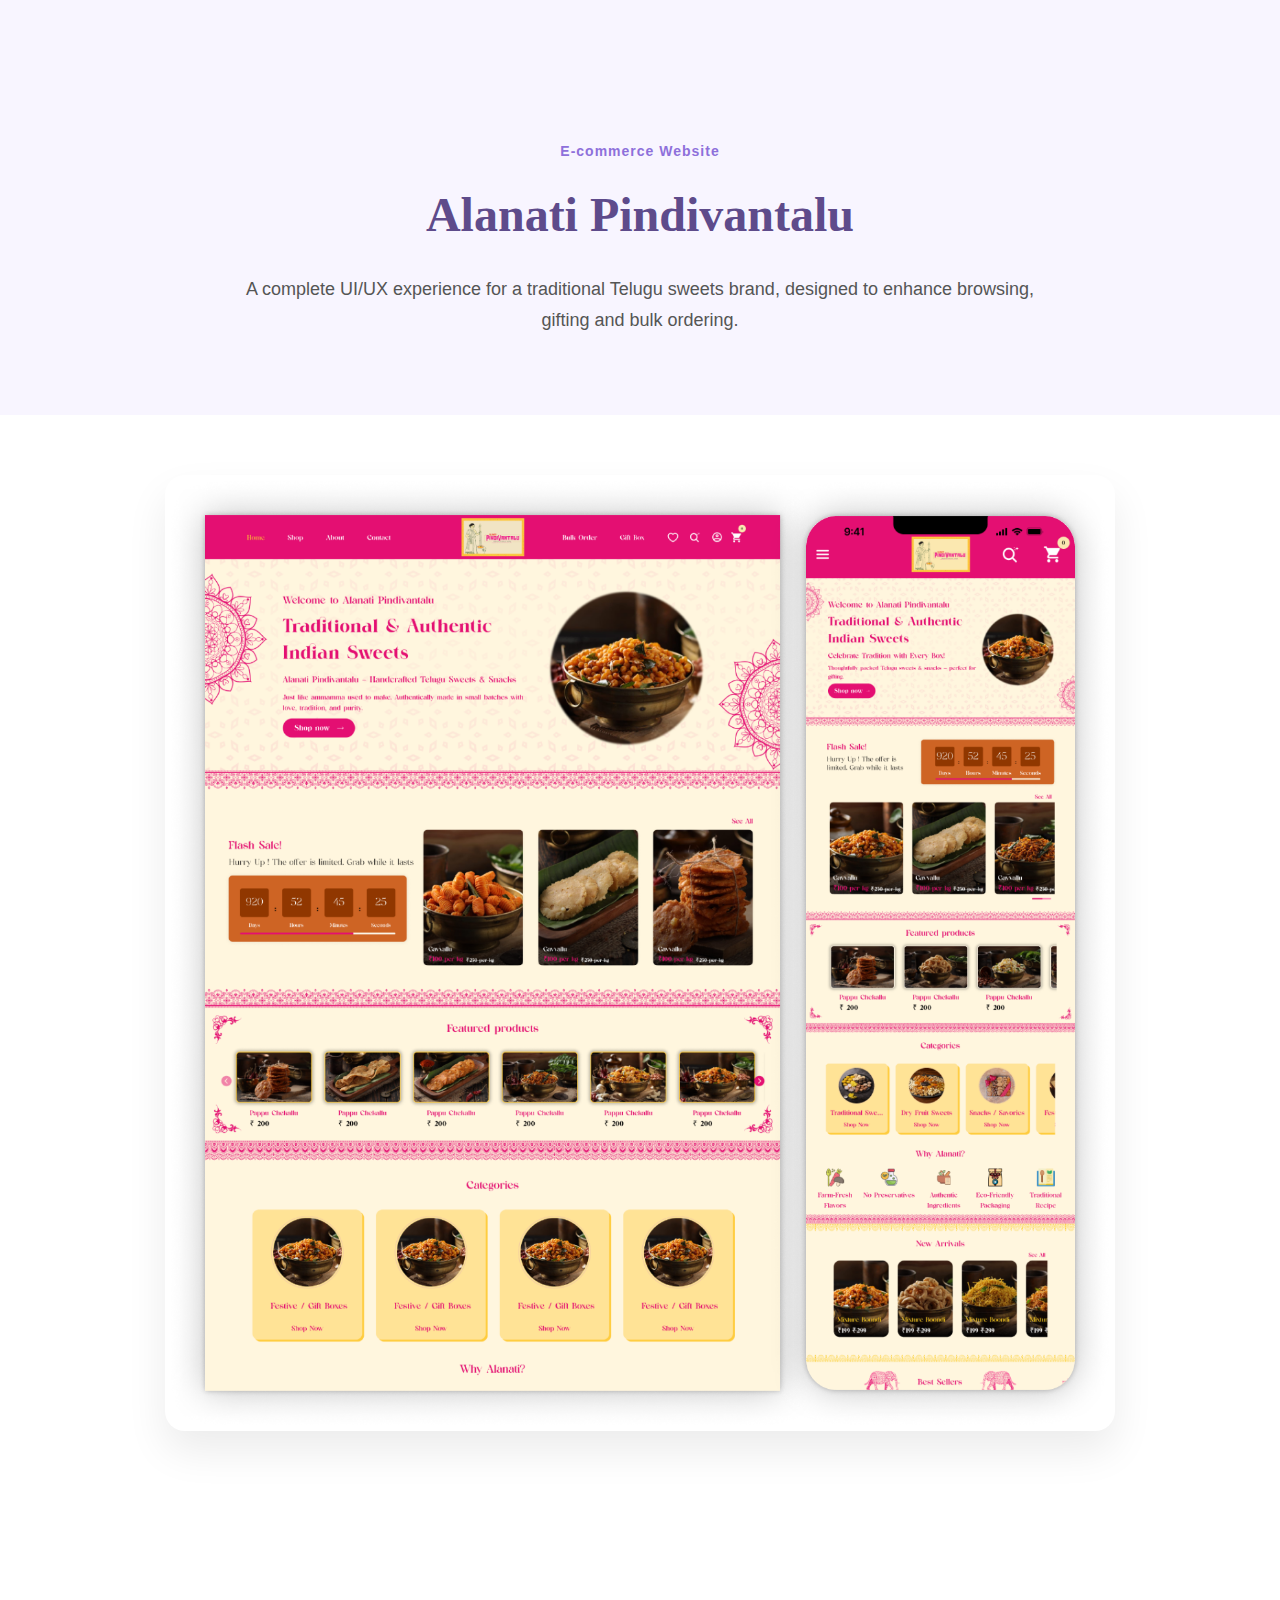
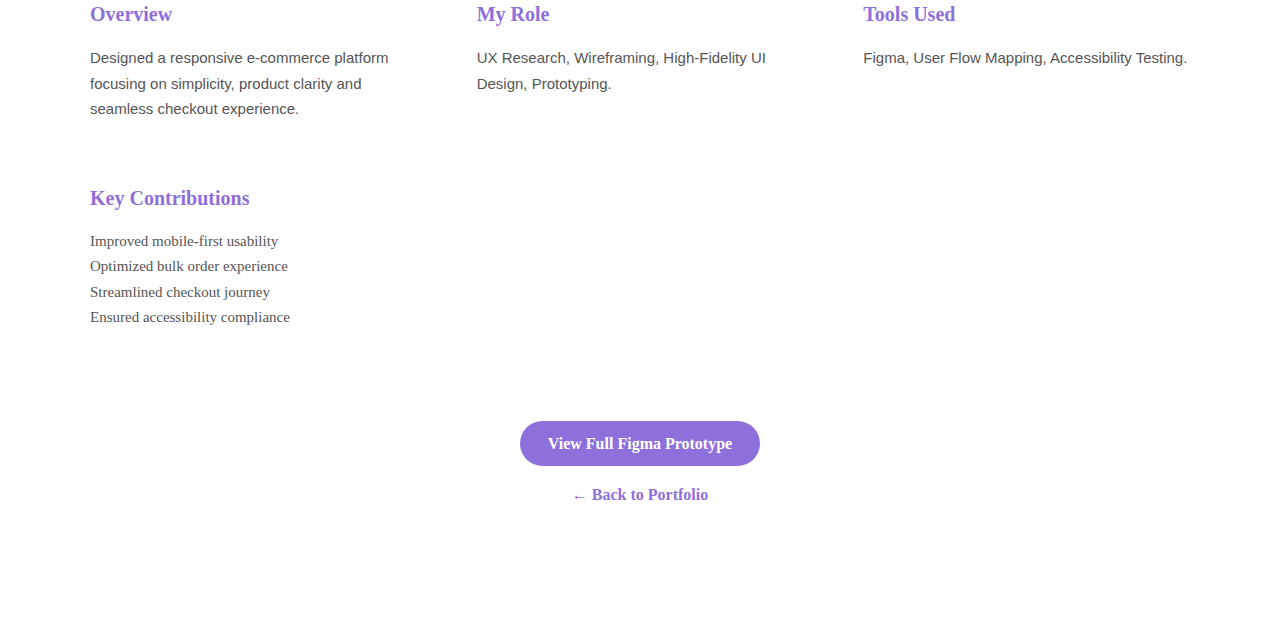
<file: project-alanati.html>
<!DOCTYPE html>
<html lang="en">

<head>
    <meta charset="UTF-8">
    <title>Alanati Pindivantalu</title>
    <meta name="viewport" content="width=device-width, initial-scale=1.0">
    <link rel="stylesheet" href="style.css">
</head>

<body>

    <!-- HERO SECTION -->
    <section class="project-detail-hero">
        <div class="project-detail-wrapper">
            <p class="project-category">E-commerce Website</p>
            <h1>Alanati Pindivantalu</h1>
            <p class="project-intro">
                A complete UI/UX experience for a traditional Telugu sweets brand,
                designed to enhance browsing, gifting and bulk ordering.
            </p>
        </div>
    </section>

    <!-- MAIN VISUAL -->
    <section class="project-detail-image">
        <img src="images/project1.jpg" alt="Alanati Full View">
    </section>

    <!-- OVERVIEW -->
    <section class="project-detail-content">
        <div class="detail-grid">

            <div>
                <h3>Overview</h3>
                <p>
                    Designed a responsive e-commerce platform focusing on simplicity,
                    product clarity and seamless checkout experience.
                </p>
            </div>

            <div>
                <h3>My Role</h3>
                <p>
                    UX Research, Wireframing, High-Fidelity UI Design, Prototyping.
                </p>
            </div>

            <div>
                <h3>Tools Used</h3>
                <p>
                    Figma, User Flow Mapping, Accessibility Testing.
                </p>
            </div>

            <div>
                <h3>Key Contributions</h3>
                <ul>
                    <li>Improved mobile-first usability</li>
                    <li>Optimized bulk order experience</li>
                    <li>Streamlined checkout journey</li>
                    <li>Ensured accessibility compliance</li>
                </ul>
            </div>

        </div>
    </section>

    <!-- CTA -->
    <section class="project-detail-cta">
        <a href="https://www.figma.com/proto/FFaarc6Cb1Jupu0OB1B2UH/Alanati-Pindivantalu" target="_blank"
            class="project-btn">
            View Full Figma Prototype
        </a>

        <br><br>

        <a href="index.html#projects" class="back-btn">
            ← Back to Portfolio
        </a>
    </section>
    <script src="script.js"></script>
</body>
<!-- Loader -->
<div class="page-loader">
    <div class="loader-text">Loading</div>
</div>


</html>
</file>
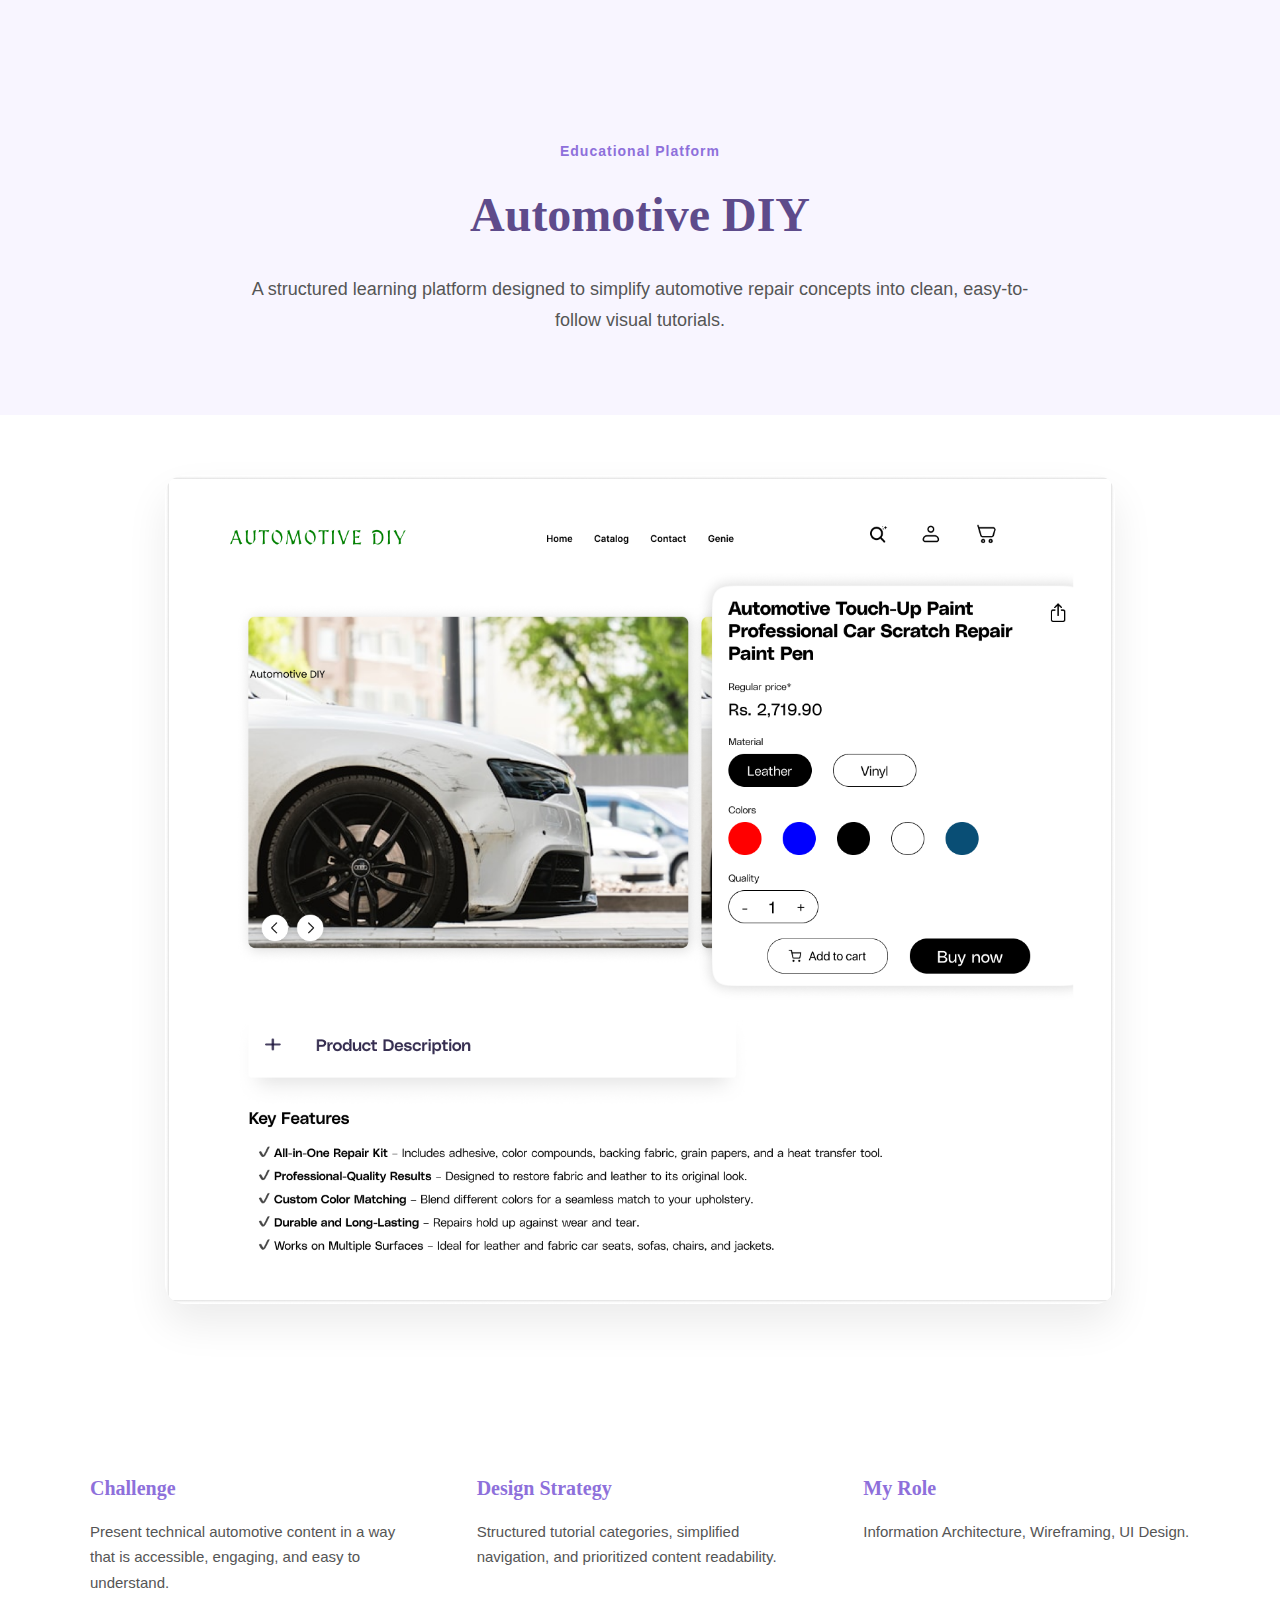
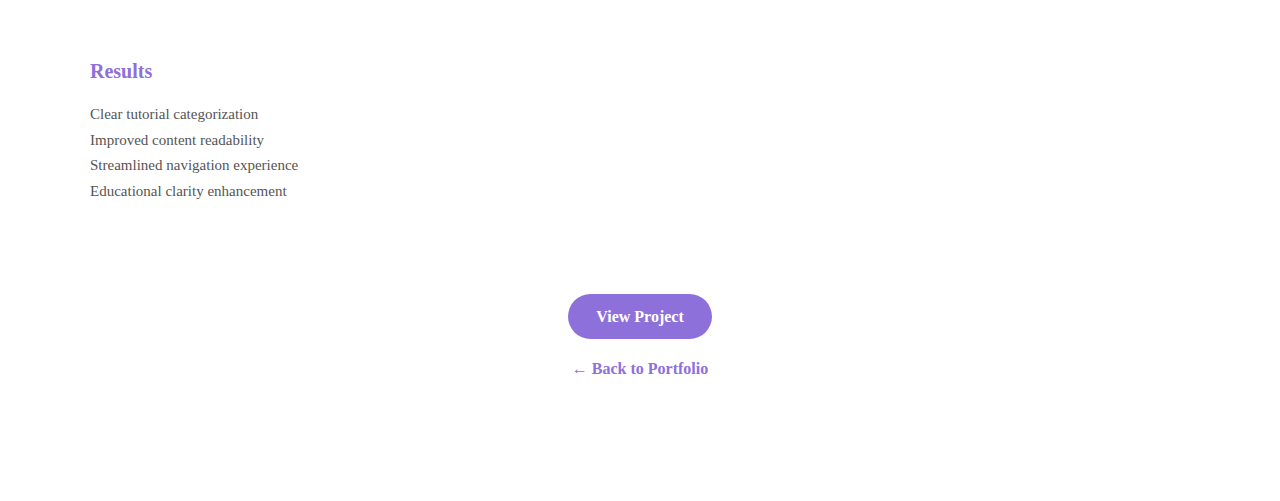
<file: project-automotive.html>
<!DOCTYPE html>
<html lang="en">

<head>
    <meta charset="UTF-8">
    <title>Automotive DIY – UI/UX Case Study</title>
    <meta name="viewport" content="width=device-width, initial-scale=1.0">
    <link rel="stylesheet" href="style.css">
</head>

<body>

    <div class="page-loader">
        <div class="loader-text">Loading</div>
    </div>

    <section class="project-detail-hero">
        <div class="project-detail-wrapper">
            <p class="project-category">Educational Platform</p>
            <h1>Automotive DIY</h1>
            <p class="project-intro">
                A structured learning platform designed to simplify automotive repair
                concepts into clean, easy-to-follow visual tutorials.
            </p>
        </div>
    </section>

    <section class="project-detail-image">
        <img src="images/project4.jpg" alt="Automotive DIY Preview">
    </section>

    <section class="project-detail-content">
        <div class="detail-grid">

            <div>
                <h3>Challenge</h3>
                <p>
                    Present technical automotive content in a way that is accessible,
                    engaging, and easy to understand.
                </p>
            </div>

            <div>
                <h3>Design Strategy</h3>
                <p>
                    Structured tutorial categories, simplified navigation,
                    and prioritized content readability.
                </p>
            </div>

            <div>
                <h3>My Role</h3>
                <p>Information Architecture, Wireframing, UI Design.</p>
            </div>

            <div>
                <h3>Results</h3>
                <ul>
                    <li>Clear tutorial categorization</li>
                    <li>Improved content readability</li>
                    <li>Streamlined navigation experience</li>
                    <li>Educational clarity enhancement</li>
                </ul>
            </div>

        </div>
    </section>

    <section class="project-detail-cta">
        <a href="#" class="project-btn">View Project</a>
        <br><br>
        <a href="index.html#projects" class="back-btn">← Back to Portfolio</a>
    </section>

    <script src="script.js"></script>
</body>

</html>
</file>
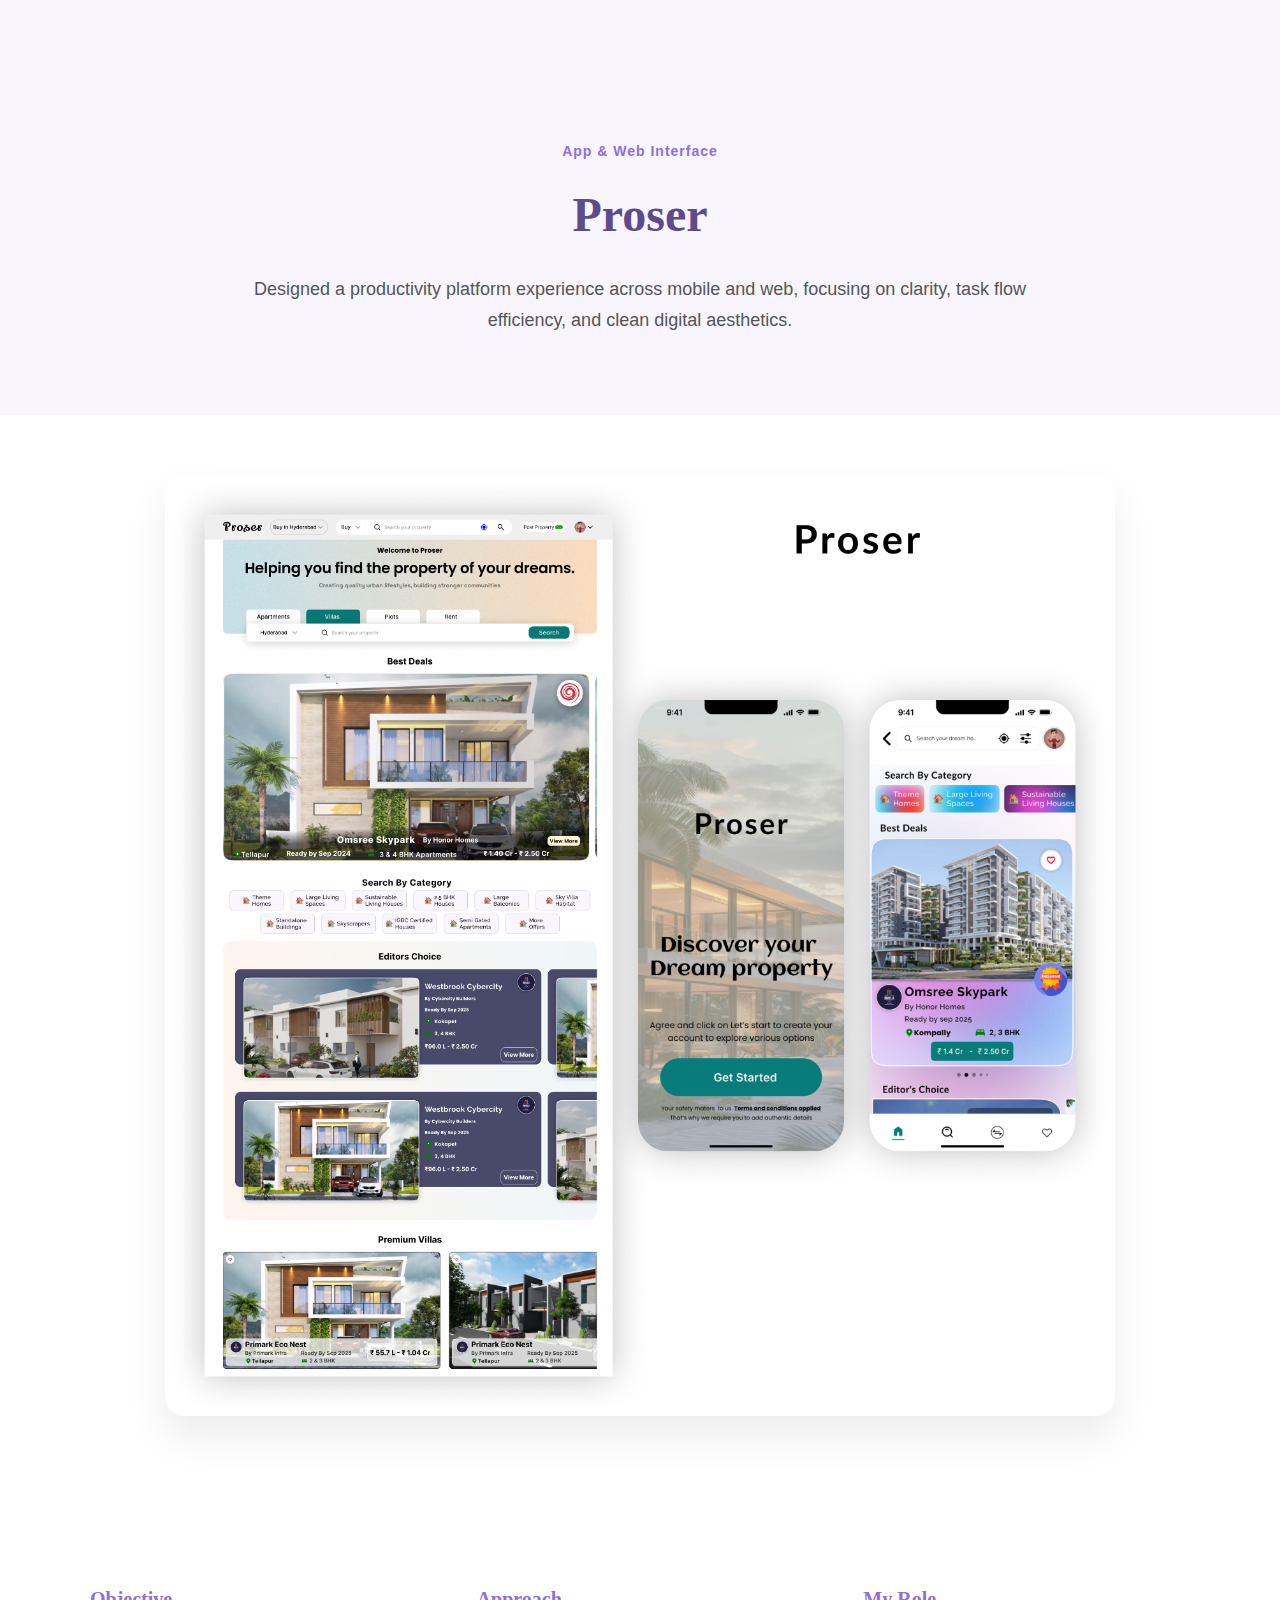
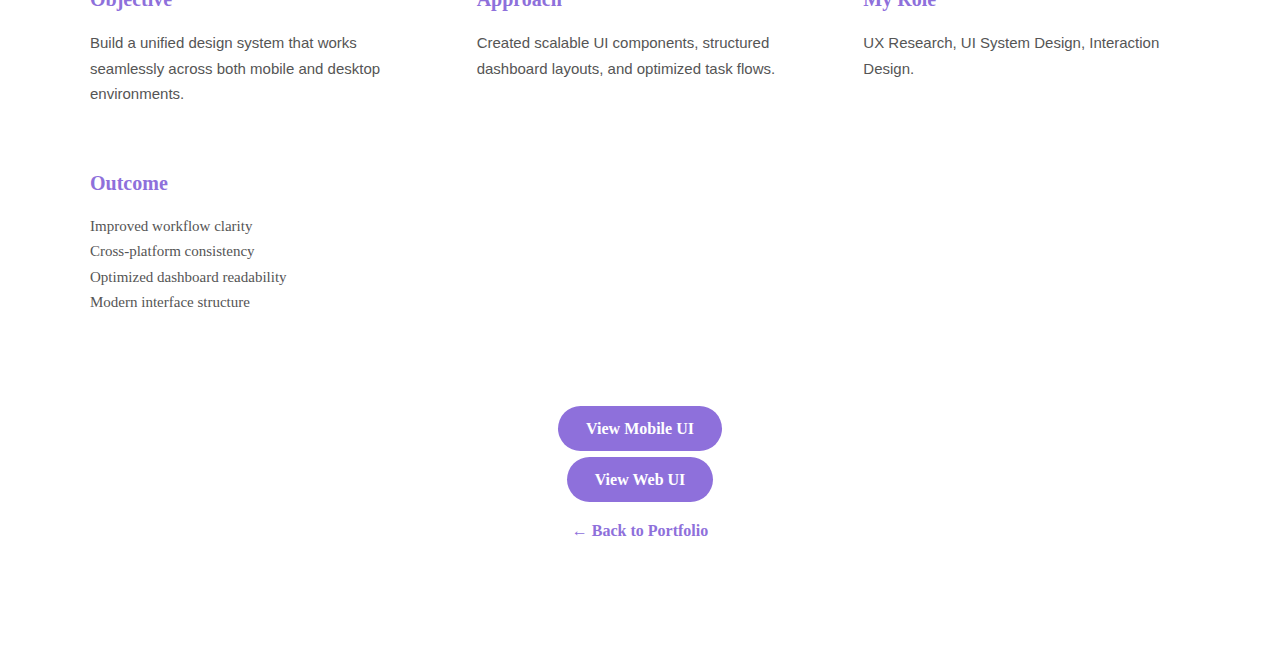
<file: project-proser.html>
<!DOCTYPE html>
<html lang="en">

<head>
    <meta charset="UTF-8">
    <title>Proser – UI/UX Case Study</title>
    <meta name="viewport" content="width=device-width, initial-scale=1.0">
    <link rel="stylesheet" href="style.css">
</head>

<body>

    <div class="page-loader">
        <div class="loader-text">Loading</div>
    </div>

    <section class="project-detail-hero">
        <div class="project-detail-wrapper">
            <p class="project-category">App & Web Interface</p>
            <h1>Proser</h1>
            <p class="project-intro">
                Designed a productivity platform experience across mobile and web,
                focusing on clarity, task flow efficiency, and clean digital aesthetics.
            </p>
        </div>
    </section>

    <section class="project-detail-image">
        <img src="images/project3.jpg" alt="Proser Preview">
    </section>

    <section class="project-detail-content">
        <div class="detail-grid">

            <div>
                <h3>Objective</h3>
                <p>
                    Build a unified design system that works seamlessly across both
                    mobile and desktop environments.
                </p>
            </div>

            <div>
                <h3>Approach</h3>
                <p>
                    Created scalable UI components, structured dashboard layouts,
                    and optimized task flows.
                </p>
            </div>

            <div>
                <h3>My Role</h3>
                <p>UX Research, UI System Design, Interaction Design.</p>
            </div>

            <div>
                <h3>Outcome</h3>
                <ul>
                    <li>Improved workflow clarity</li>
                    <li>Cross-platform consistency</li>
                    <li>Optimized dashboard readability</li>
                    <li>Modern interface structure</li>
                </ul>
            </div>

        </div>
    </section>

    <section class="project-detail-cta">

        <a href="https://www.figma.com/proto/KcoC7Cr4MkkwROVc6pKTJG/Proser" target="_blank" class="project-btn">
            View Mobile UI
        </a>

        <br><br>

        <a href="https://www.figma.com/proto/ljK4qpKAfc1xCVd03Z9dSt/Proser-Website" target="_blank" class="project-btn">
            View Web UI
        </a>

        <br><br>

        <a href="index.html#projects" class="back-btn">← Back to Portfolio</a>
    </section>

    <script src="script.js"></script>
</body>

</html>
</file>
<file: style.css>
/* Root Variables */
:root {
  --primary-color: #5e4b8b;
  --secondary-color: #000000;
  --accent-color: #ff3e74;
  --text-color: #333;
  --light-text: #666;
  --background-color: #ffffff;
  --font-baloo: 'Baloo Paaji 2', cursive;
  --font-sans: 'Open Sans', sans-serif;
}

/* Reset & Global Styles */
* {
  margin: 0;
  padding: 0;
  box-sizing: border-box;
}

body {
  font-family: var(--font-baloo);
  color: var(--text-color);
  background-color: var(--background-color);
  overflow-x: hidden;
  line-height: 1.6;
}

h1,
h2,
h3,
h4,
h5,
h6 {
  font-family: var(--font-baloo);
  font-weight: 700;
  color: var(--primary-color);
}

p {
  font-family: var(--font-sans);
  color: var(--light-text);
}

a {
  text-decoration: none;
  color: inherit;
  transition: all 0.3s ease;
}

ul {
  list-style: none;
}

/* Utility Fonts */
.font-baloo {
  font-family: var(--font-baloo);
}

.font-sans {
  font-family: var(--font-sans);
}

/* Navbar */
/* ================= NAVBAR ================= */

html {
  scroll-behavior: smooth;
  overflow-x: hidden;
}

.navbar {
  position: fixed;
  width: 100%;
  top: 0;
  left: 0;
  padding: 18px 60px;
  display: flex;
  justify-content: space-between;
  align-items: center;
  background: rgba(142, 112, 219, 0.6);
  -webkit-backdrop-filter: blur(5px);
  backdrop-filter: blur(5px);
  z-index: 1000;
  transition: all 0.3s ease;
}

.navbar.scrolled {
  background: rgba(167, 150, 208, 0.95);
  box-shadow: 0 6px 20px rgba(0, 0, 0, 0.1);
}

.logo {
  font-size: 22px;
  font-weight: 700;
  color: white;
}

.nav-links ul {
  display: flex;
  gap: 30px;
}

.nav-links a {
  position: relative;
  color: white;
  font-weight: 600;
  padding: 6px 0;
  transition: color 0.3s ease;
}

/* Hover underline animation */
.nav-links a::after {
  content: "";
  position: absolute;
  width: 0%;
  height: 2px;
  left: 0;
  bottom: -4px;
  background: white;
  transition: width 0.3s ease;
}

.nav-links a:hover::after {
  width: 100%;
}

/* Active link highlight */
.nav-links a.active {
  color: #ffffff;
}

.nav-links a.active::after {
  width: 100%;
}

/* Contact button style */
.contact-btn {
  background: white;
  color: #8e70db !important;
  padding: 6px 14px;
  border-radius: 20px;
}

.contact-btn::after {
  display: none;
}

/* ================= MOBILE ================= */

.menu-icon {
  display: none;
  font-size: 22px;
  color: white;
  cursor: pointer;
}

/* Mobile */
@media (max-width: 768px) {
  .navbar {
    padding: 16px 25px;
  }

  .menu-icon {
    display: block;
  }

  .nav-links {
    position: absolute;
    top: 100%;
    right: 0;
    background: rgba(142, 112, 219, 0.95);
    width: 220px;
    padding: 20px;
    border-radius: 0 0 0 12px;
    display: none;
    animation: slideDown 0.3s ease forwards;
  }

  .nav-links ul {
    flex-direction: column;
    gap: 18px;
  }

  .nav-links.show {
    display: block;
  }
}

@keyframes slideDown {
  from {
    opacity: 0;
    transform: translateY(-10px);
  }

  to {
    opacity: 1;
    transform: translateY(0);
  }
}


/* Hero Section */
/* .hero {
  height: 100vh;
  display: flex;
  justify-content: center;
  align-items: center;
  background: linear-gradient(to bottom, #8e70db, #ffffff);
  position: relative;
  text-align: center;
  padding-top: 60px;
} */

/* ================= MODERN HERO ================= */

/* ================= AGENCY LEVEL HERO ================= */

.hero {
  position: relative;
  height: 100vh;
  display: flex;
  align-items: center;
  justify-content: center;
  text-align: center;
  padding-top: 80px;
  overflow: hidden;

  /* Soft diagonal split */
  background: linear-gradient(135deg,
      #8e70db 0%,
      #9c83e0 40%,
      #c8b6f0 100%);
}

/* Large Faint Background Typography */
.hero-bg-text {
  position: absolute;
  font-size: 180px;
  font-weight: 900;
  color: rgba(255, 255, 255, 0.08);
  top: 50%;
  left: 50%;
  transform: translate(-50%, -50%);
  letter-spacing: 20px;
  z-index: 1;
  pointer-events: none;
  user-select: none;
}

/* Minimal Accent Line */
.hero-accent-line {
  position: absolute;
  width: 120px;
  height: 4px;
  background: white;
  top: 120px;
  left: 50%;
  transform: translateX(-50%);
  border-radius: 2px;
  opacity: 0.7;
}

/* Content */
.hero-content {
  position: relative;
  z-index: 2;
  max-width: 800px;
  padding: 20px;
  color: #111;
}

.hero-content p span {
  margin: 0 12px;
  font-weight: 600;
  opacity: 0.7;
}


.hero-content h2 {
  font-size: 24px;
  color: rgba(0, 0, 0, 0.6);
  margin-bottom: 10px;
  letter-spacing: 2px;
}

.hero-content h1 {
  font-size: 64px;
  margin-bottom: 20px;
  font-weight: 700;
  color: #111;
}

.hero-content h1 span {
  color: #000;
}

.hero-content p {
  font-size: 18px;
  margin-bottom: 40px;
  color: rgba(0, 0, 0, 0.7);
  letter-spacing: 1px;
}

/* Button */
.hero-btn {
  padding: 14px 32px;
  border-radius: 30px;
  font-weight: 600;
  background: #5e4b8b;
  color: white;
  transition: all 0.3s ease;
  display: inline-block;
}

.hero-btn:hover {
  background: #4a3b6f;
  transform: translateY(-3px);
  box-shadow: 0 8px 20px rgba(0, 0, 0, 0.15);
}

/* Bottom Wave */
.hero-wave {
  position: absolute;
  bottom: 0;
  width: 100%;
  line-height: 0;
  z-index: 2;
}

.hero-wave svg {
  display: block;
  width: 100%;
  height: 120px;
}

/* Responsive */
@media (max-width: 768px) {

  .hero-bg-text {
    font-size: 80px;
    letter-spacing: 10px;
  }

  .hero-content h1 {
    font-size: 36px;
  }

  .hero-content p {
    font-size: 14px;
  }

  .hero-accent-line {
    top: 100px;
  }
}



/* About Section */
/* ================= AGENCY ABOUT v2 ================= */

.about {
  padding: 140px 80px;
  position: relative;
  background: linear-gradient(180deg,
      #f6f2ff 0%,
      #ffffff 70%);
}

/* Soft Lavender Accent Shape */
.about::before {
  content: "";
  position: absolute;
  top: -100px;
  right: -150px;
  width: 500px;
  height: 500px;
  background: radial-gradient(circle, #ffffff 0%, transparent 70%);
  opacity: 0.4;
  z-index: 0;
}

/* Container */
.about-container {
  position: relative;
  z-index: 1;
  display: flex;
  align-items: center;
  justify-content: center;
  gap: 180px;
  max-width: 1200px;
  margin: auto;
  flex-wrap: wrap;
}

/* IMAGE SIDE */

.about-image {
  position: relative;
  width: 380px;
}

.about-image img {
  width: 100%;
  border-radius: 20px;
  position: relative;
  z-index: 2;
  transition: transform 0.4s ease;
}

.about-image:hover img {
  transform: translateY(-8px);
}

.image-frame {
  position: absolute;
  width: 100%;
  height: 100%;
  border: 3px solid #8e70db;
  border-radius: 20px;
  top: 20px;
  left: 20px;
  z-index: 1;
}

/* CONTENT SIDE */

.about-content {
  max-width: 540px;
  padding-left: 40px;
  border-left: 2px solid #e8e1fb;
}


.about-tag {
  font-size: 14px;
  letter-spacing: 2px;
  text-transform: uppercase;
  color: #8e70db;
  margin-bottom: 15px;
  font-weight: 600;
}

.about-content h2 {
  font-size: 38px;
  margin-bottom: 24px;
  color: #111;
  line-height: 1.25;
  font-weight: 700;
}


.about-text {
  font-size: 17px;
  line-height: 1.9;
  color: #666;
  margin-bottom: 40px;
  max-width: 480px;
}


/* GRID DETAILS */

.about-grid {
  display: grid;
  grid-template-columns: 1fr 1fr;
  gap: 28px 60px;
  margin-bottom: 45px;
}

.about-grid .label {
  font-size: 12px;
  letter-spacing: 1px;
  text-transform: uppercase;
  color: #8e70db;
  font-weight: 600;
  margin-bottom: 6px;
}

.about-grid .value {
  font-size: 16px;
  color: #222;
  font-weight: 500;
}

/* BUTTON */

.about-btn a {
  padding: 14px 34px;
  background: #5e4b8b;
  color: white;
  border-radius: 30px;
  font-weight: 600;
  font-size: 15px;
  letter-spacing: 0.5px;
  transition: all 0.3s ease;
}

.about-btn a:hover {
  background: #4a3b6f;
  transform: translateY(-4px);
  box-shadow: 0 10px 24px rgba(0, 0, 0, 0.18);
}


/* RESPONSIVE */

@media (max-width: 768px) {
  .about {
    padding: 100px 30px;
  }

  .about-container {
    flex-direction: column;
    gap: 60px;
    text-align: center;
  }

  .about-grid {
    grid-template-columns: 1fr;
  }

  .about-image {
    width: 260px;
  }
}

/* ================= CLEAN CAREER ================= */

.career-clean {
  padding: 120px 80px;
  background: #f8f5ff;
}

.career-header {
  text-align: center;
  margin-bottom: 70px;
}

.career-header h2 {
  font-size: 42px;
  font-weight: 800;
  color: #111;
}

/* Layout */

.career-wrapper {
  display: flex;
  gap: 100px;
  max-width: 1100px;
  margin: auto;
  flex-wrap: wrap;
}

.career-column {
  flex: 1;
  min-width: 320px;
}

.column-title {
  font-size: 20px;
  margin-bottom: 30px;
  color: #8e70db;
  font-weight: 600;
}

/* Card */

.career-card {
  background: white;
  padding: 25px 30px;
  border-radius: 14px;
  margin-bottom: 25px;
  box-shadow: 0 10px 25px rgba(142, 112, 219, 0.08);
  transition: 0.3s ease;
}

.career-card:hover {
  transform: translateY(-5px);
  box-shadow: 0 15px 35px rgba(142, 112, 219, 0.15);
}

.career-card h4 {
  font-size: 18px;
  margin-bottom: 5px;
  color: #111;
}

.career-company {
  display: block;
  font-size: 14px;
  color: #8e70db;
  margin-bottom: 10px;
  font-weight: 600;
}

.career-card p {
  font-size: 15px;
  color: #555;
  line-height: 1.6;
}

/* Responsive */

@media (max-width: 768px) {
  .career-wrapper {
    flex-direction: column;
    gap: 60px;
  }

  .career-clean {
    padding: 80px 30px;
  }
}


/* click here button */

/* a button {
  background-color: #ffffff;
  color: var(--primary-color);
  padding: 10px 10px;
  border: none;
  border-radius: 5px;
  cursor: pointer;
  font-weight: bold;
}

a button:hover {
  background-color: var(--primary-color);
  color: white;

} */


/* Header download resume btn */

/* .btn-outline1 {
  padding: 10px 20px;
  border: 2px solid var(--primary-color);
  border-radius: 25px;
  font-weight: 600;
  color: var(--primary-color);

} */

.btn-outline1 {
  padding: 10px 20px;
  border: 2px solid var(--primary-color);
  border-radius: 25px;
  font-weight: 600;
  background-color: var(--primary-color);
  color: white;
}


.btn-outline1:hover {
  padding: 10px 20px;
  border: 2px solid var(--primary-color);
  border-radius: 25px;
  font-weight: 600;
  color: var(--primary-color);
  background-color: transparent;
}







.section-label1 {
  font-size: 16px;
  color: #000000;
  padding: 7px;

}



/* Projects Section */

/* Section Base */
/* ================= PROJECTS SECTION ================= */

.projects-section {
  padding: 120px 0;
  background-color: #ffffff;
}

.section-header {
  max-width: 700px;
  margin: 0 auto 70px;
  text-align: center;
  padding: 0 20px;
}

.project-section-title {
  font-size: 40px;
  font-weight: 700;
  color: var(--primary-color);
  margin-bottom: 12px;
}

.section-description {
  font-size: 16px;
  color: #555;
  line-height: 1.6;
}

/* Grid Layout */

.projects-grid {
  display: flex;
  justify-content: center;
  gap: 50px;
  flex-wrap: wrap;
  max-width: 1100px;
  margin: auto;
}

.projects-column {
  display: flex;
  flex-direction: column;
  gap: 35px;
  flex: 1;
  min-width: 300px;
}

/* =========================================
   GLASS PROJECT CARD - FIXED TOP ALIGNMENT
========================================= */

.project-card {
  position: relative;
  display: flex;
  flex-direction: column;   /* Important */
  padding: 0;               /* 🔥 Remove any inner spacing */
  border-radius: 28px;
  overflow: hidden;
  background: rgba(255, 255, 255, 0.65);
  backdrop-filter: blur(16px);
  -webkit-backdrop-filter: blur(16px);
  border: 1px solid rgba(255, 255, 255, 0.4);
  box-shadow:
      0 15px 45px rgba(94, 75, 139, 0.12),
      inset 0 1px 0 rgba(255, 255, 255, 0.7);
  transition: all 0.4s ease;
}

/* Image Container */
.project-image {
  position: relative;
  width: 100%;
  height: 280px;
  overflow: hidden;
  margin: 0;               /* 🔥 Ensure no spacing */
}

/* Image */
.project-image img {
  width: 100%;
  height: 100%;
  object-fit: cover;
  object-position: top center; /* 🔥 Align to top */
  display: block;          /* 🔥 Prevent inline spacing gap */
  margin: 0;
  padding: 0;
  transition: transform 0.6s ease;
}

/* Soft Glass Overlay */
.project-image::after {
  content: "";
  position: absolute;
  inset: 0;
  background: linear-gradient(
    180deg,
    rgba(255,255,255,0.2) 0%,
    rgba(255,255,255,0.05) 40%,
    rgba(0,0,0,0.15) 100%
  );
}

/* Badge */
.project-badge {
  position: absolute;
  top: 18px;
  right: 18px;
  padding: 8px 16px;
  font-size: 12px;
  font-weight: 600;
  border-radius: 20px;
  color: #ffffff;
  background: rgba(94, 75, 139, 0.9);
}

/* Content */
.project-content {
  padding: 24px;
  background: transparent;
}

/* Hover */
.project-card:hover {
  transform: translateY(-12px);
  box-shadow:
      0 30px 70px rgba(94, 75, 139, 0.2),
      inset 0 1px 0 rgba(255, 255, 255, 0.8);
}

.project-card:hover .project-image img {
  transform: scale(1.08);
}


.projects-section {
  background: linear-gradient(
    180deg,
    #f6f2ff 0%,
    #ffffff 100%
  );
}


/* Responsive */
@media (max-width: 768px) {
  .projects-grid {
    flex-direction: column;
    gap: 30px;
    padding: 0 20px;
  }

  .project-image {
    height: 220px;
  }
}



/* Responsive */

@media (max-width: 768px) {

  .project-card {
    flex-direction: column;
    align-items: flex-start;
  }

  .project-card img {
    width: 100%;
    height: 200px;
  }
}

/* ================= PROJECT DETAIL PAGE ================= */

.project-detail-hero {
  padding: 140px 40px 80px;
  background: #f8f5ff;
  text-align: center;
}

.project-detail-wrapper {
  max-width: 800px;
  margin: auto;
}

.project-category {
  font-size: 14px;
  color: #8e70db;
  font-weight: 600;
  letter-spacing: 1px;
  margin-bottom: 15px;
}

.project-detail-hero h1 {
  font-size: 48px;
  margin-bottom: 20px;
}

.project-intro {
  font-size: 18px;
  color: #555;
  line-height: 1.7;
}

/* Main Image */

.project-detail-image {
  padding: 60px 10px;
  text-align: center;
}

.project-detail-image {
  /* padding: 60px 40px; */
  text-align: center;
}

.project-detail-image img {
  max-width: 950px;   /* 🔥 reduced from 1000px */
  width: 100%;         /* keeps responsive scaling */
  border-radius: 20px;
  box-shadow: 0 20px 40px rgba(0, 0, 0, 0.08);
}


/* Content */

.project-detail-content {
  padding: 100px 40px;
}

.detail-grid {
  display: grid;
  grid-template-columns: repeat(auto-fit, minmax(250px, 1fr));
  gap: 60px;
  max-width: 1100px;
  margin: auto;
}

.project-detail-content h3 {
  font-size: 20px;
  margin-bottom: 15px;
  color: #8e70db;
}

.project-detail-content p,
.project-detail-content li {
  font-size: 15px;
  line-height: 1.7;
  color: #555;
}

/* CTA */

.project-detail-cta {
  text-align: center;
  padding-bottom: 120px;
}

.project-btn {
  background: #8e70db;
  color: white;
  padding: 14px 28px;
  border-radius: 30px;
  text-decoration: none;
  font-weight: 600;
  transition: 0.3s;
}

.project-btn:hover {
  background: #6f56c5;
}

.back-btn {
  color: #8e70db;
  font-weight: 600;
  text-decoration: none;
}

.back-btn:hover {
  text-decoration: underline;
}



/* Skills */

/* Light Theme - Tech Stack Section */
.techstack-section {
  padding: 60px 150px;
  background: #f9f9f9;
  color: #222;
}

/* Section Header */
.section-header {
  text-align: center;
  margin-bottom: 40px;
}

.section-header h2 {
  font-size: 32px;
  font-weight: bold;
  color: #4a148c;
  margin-bottom: 10px;
}

.section-header p {
  font-size: 20px;
  color: #555;
  max-width: 700px;
  margin: 0 auto;
}

/* Grid Layout */
.techstack-grid {
  display: flex;
  flex-wrap: wrap;
  justify-content: center;
  gap: 50px;
  margin-top: 2rem;
}

/* Tech Card */
.tech-item {
  display: flex;
  flex-direction: column;
  align-items: center;
  text-align: center;
  width: 110px;
  height: 110px;
  padding: 12px;
  border-radius: 12px;
  background: #ffffff;
  border: 1px solid #ddd;
  transition: transform 0.3s ease, box-shadow 0.3s ease;
  box-shadow: 0 0 0 rgba(0, 0, 0, 0);
}

.tech-item:hover {
  transform: scale(1.05);
  box-shadow: 0 0px 15px #4a148c55;
}

/* Font Awesome Icons */
.tech-icon {
  font-size: 50px;
  margin-bottom: 8px;
  animation: iconSpin 10s linear infinite;
}

/* Custom SVG Icons */
.custom-icon {
  width: 40px;
  height: 40px;
  object-fit: contain;
  animation: none;
}

/* Label */
.tech-item span {
  font-size: 0.9rem;
  color: #333;
  margin-top: 5px;
  white-space: nowrap;
}

/* Icon animation */
@keyframes iconSpin {
  0% {
    transform: rotate(0deg) scale(1);
  }

  50% {
    transform: rotate(5deg) scale(1.08);
  }

  100% {
    transform: rotate(0deg) scale(1);
  }
}


/* contact */

/* Light Theme - Contact Section */
.contact-section {
  position: relative;
  padding: 5rem 25rem;
  background: radial-gradient(circle at center,
      rgba(0, 180, 255, 0.1) 0%,
      rgba(255, 255, 255, 0.5) 40%,
      rgba(255, 255, 255, 1) 100%);
  color: #222;
  z-index: 1;
  overflow: hidden;
}

.contact-background-text {
  position: absolute;
  top: 10%;
  left: 50%;
  transform: translate(-50%, -50%);
  font-size: 8rem;
  font-weight: 900;
  color: rgba(0, 0, 0, 0.05);
  pointer-events: none;
  z-index: 1;
}

.contact-content {
  position: relative;
  z-index: 2;
  display: flex;
  flex-wrap: wrap;
  gap: 2rem;
  justify-content: center;
  max-width: 1200px;
  margin: 0 auto;
}

.contact-left {
  flex: 1 1 400px;
}

.contact-left h2 {
  color: #4a148c;
  font-weight: 700;
}

.contact-badge {
  background: #4a148c;
  color: #fff;
  border: none;
  padding: 0.5rem 1rem;
  border-radius: 5px;
  margin-bottom: 1rem;
  cursor: default;
  font-weight: 600;
}

.contact-info .info-card {
  display: flex;
  justify-content: space-between;
  align-items: center;
  background: #fff;
  border: 1px solid #ddd;
  border-radius: 12px;
  padding: 1rem;
  margin-top: 1rem;
  transition: background 0.3s ease, box-shadow 0.5s ease;
  box-shadow: 0 2px 6px rgba(0, 0, 0, 0.05);
}

.contact-info .info-card:hover {
  background: rgba(182, 150, 209, 0.174);
  box-shadow: 0 4px 10px rgba(0, 0, 0, 0.06);
}

.info-left {
  display: flex;
  gap: 1rem;
  align-items: center;
}

.info-card i {
  color: #4a148c;
  font-size: 1.5rem;
}

.info-card a {
  color: #333;
  text-decoration: none;
  font-weight: 500;
}

.info-card a:hover {
  text-decoration: underline;
}

.info-arrow i {
  color: #4a148c;
  font-size: 1rem;
}

.contact-right {
  flex: 1 1 400px;
}

.contact-form {
  display: flex;
  flex-direction: column;
  gap: 1rem;
  background: #fff;
  border: 1px solid #ddd;
  padding: 2rem;
  border-radius: 15px;
  box-shadow: 0 2px 10px rgba(0, 0, 0, 0.03);
}

.contact-form input,
.contact-form textarea {
  padding: 0.75rem;
  border: 1px solid #ccc;
  border-radius: 8px;
  background: #fafafa;
  color: #333;
  font-family: inherit;
}

.contact-form input::placeholder,
.contact-form textarea::placeholder {
  color: #999;
}

.contact-form button {
  background: #4a148c;
  color: #fff;
  border: none;
  padding: 0.75rem;
  border-radius: 8px;
  cursor: pointer;
  transition: background 0.3s ease;
  font-weight: 500;
}

.contact-form button:hover {
  background: #9e50dd;
}

.thank-you-msg {
  opacity: 0;
  transition: opacity 0.5s ease;
  text-align: center;
  font-weight: bold;
  color: #4a148c;
  margin-top: 1rem;
}

.thank-you-msg.active {
  opacity: 1;
}


/* Footer */

/* Footer */
footer {
  background: #8e4cdeda;
  color: #fff;
  height: 50px;
  display: flex;
  align-items: center;
  justify-content: center;
  padding: 0 1rem;
  font-family: "Poppins", sans-serif;
  font-size: 14px;
}

.footer-content {
  max-width: 1200px;
  width: 100%;
  display: flex;
  align-items: center;
  justify-content: center;
  flex-wrap: wrap;
  gap: 1rem;
  color: #fff;
}

.footer-content p {
  margin: 0;
  white-space: nowrap;
  color: #fff;
}

.social-icons a {
  color: #fff;
  font-size: 18px;
  margin-left: 1rem;
  transition: color 0.3s ease;
}

.social-icons a:hover {
  color: #ff3e74;
}

/* Responsive */
@media (max-width: 768px) {
  footer {
    height: auto;
    padding: 1rem;
  }

  .footer-content {
    flex-direction: column;
    justify-content: center;
    text-align: center;
  }

  .social-icons {
    margin-top: 0.5rem;
  }
}

/* Base Navbar */
.navbar {
  position: sticky;
  top: 0;
  z-index: 999;
  background: #8e70db;
  padding: 1rem 2rem;
  display: flex;
  justify-content: space-between;
  align-items: center;
}


.menu-icon {
  font-size: 1.8rem;
  color: white;
  cursor: pointer;
  display: block;
  z-index: 1000;
}

/* Navigation menu */
.nav-links {
  position: absolute;
  top: 100%;
  right: 0;
  background-color: #9567ff;
  width: 200px;
  box-shadow: 0 8px 16px rgba(0, 0, 0, 0.2);
  text-align: right;
  padding: 1rem;
  border-radius: 0 0 0 10px;
  transition: all 0.3s ease-in-out;
}

.nav-links ul {
  list-style: none;
  padding: 0;
  margin: 0;
}

.nav-links li {
  margin: 1rem 0;
}

.nav-links a {
  color: white;
  text-decoration: none;
  font-weight: 600;
  transition: color 0.3s;
}

.nav-links a:hover {
  color: #ddd;
}

/* Hide by default */
.hidden {
  display: none;
}

/* Responsive */
@media (min-width: 768px) {
  .menu-icon {
    display: none;
  }

  .nav-links {
    position: static;
    display: block;
    background: none;
    box-shadow: none;
    width: auto;
    padding: 0;
  }

  .nav-links ul {
    display: flex;
    gap: 2rem;
  }

  .nav-links li {
    margin: 0;
  }
}

/* Default nav link style */
.nav-links a {
  color: white;
  text-decoration: none;
  font-weight: 600;
  padding: 0.5rem 1rem;
  border-radius: 5px;
  transition: background 0.3s, color 0.3s;
}

/* Hover effect for all (optional) */
.nav-links a:hover {
  background-color: rgba(255, 255, 255, 0.2);
}

/* Highlight Contact button */
.nav-links a.highlight-link {
  background-color: white;
  color: #8e70db !important;
}

/* =========================
   Global Mobile Responsive
   ========================= */

@media (max-width: 1024px) {
  .navbar {
    padding: 1rem 1.5rem;
  }

  .about {
    padding: 40px 30px;
  }

  .techstack-section {
    padding: 40px 30px;
  }
}

@media (max-width: 768px) {

  /* Typography tweaks */
  .hero-content h1 {
    font-size: 36px;
  }

  .hero-content h1 span {
    font-size: 42px;
  }

  .hero-content p {
    font-size: 14px;
    letter-spacing: 2px;
  }

  /* Hero spacing */
  .hero {
    padding: 90px 20px 40px;
    height: auto;
    min-height: 100vh;
  }

  /* About section layout */
  .about {
    padding: 40px 20px;
  }

  .about-container {
    flex-direction: column;
    margin: 10px 0 0;
    text-align: center;
    gap: 16px;
  }

  .about-img {
    display: flex;
    justify-content: center;
  }

  .about-img img {
    width: 70%;
    max-width: 260px;
  }

  .about-section-title {
    font-size: 28px;
  }

  .details-name-mail {
    flex-direction: column;
    gap: 16px;
    align-items: center;
  }

  .detail-item {
    margin-bottom: 8px;
  }

  .btn-container {
    margin-top: 16px;
  }

  /* Resume & Education */
  .resume {
    padding: 24px 16px;
  }

  .work-container,
  .edu-container {
    flex-direction: column;
  }

  .resume-grid {
    flex-direction: column;
    gap: 24px;
  }

  .timeline-item {
    padding-left: 18px;
  }

  .item-title {
    font-size: 18px;
  }

  .item-list li {
    font-size: 15px;
  }

  /* Projects */
  .projects-section {
    padding: 24px 12px;
  }

  .projects-grid {
    flex-direction: column;
    gap: 20px;
  }

  .projects-column {
    width: 100%;
  }

  .project-card {
    flex-direction: column;
    align-items: stretch;
  }

  .project-card img {
    width: 100%;
    height: 220px;
  }

  .corner-icon {
    font-size: 20px;
  }

  /* Modal */
  .modal {
    padding: 10px;
  }

  .modal-content {
    padding: 14px;
    max-height: 90vh;
    overflow-y: auto;
  }

  .modal-content img {
    width: 100%;
    height: auto;
    max-height: 220px;
  }

  .project-links {
    position: static;
    margin-bottom: 10px;
  }

  /* Skills */
  .techstack-section {
    padding: 28px 16px;
  }

  .techstack-grid {
    gap: 24px;
  }

  .tech-item {
    width: 100px;
    height: 100px;
  }

  /* Contact */
  .contact-section {
    padding: 2.5rem 1.25rem;
  }

  .contact-background-text {
    font-size: 3.5rem;
    top: 18%;
  }

  .contact-content {
    flex-direction: column;
  }

  .contact-left,
  .contact-right {
    flex: 1 1 100%;
  }

  .contact-form {
    padding: 1.5rem;
  }
}

@media (max-width: 480px) {

  /* Hero */
  .hero {
    padding: 80px 14px 24px;
  }

  .hero-content h1 {
    font-size: 30px;
  }

  .hero-content h1 span {
    font-size: 34px;
  }

  /* Navbar */
  .navbar {
    padding: 0.7rem 1rem;
  }

  /* About */
  .about-img img {
    width: 75%;
  }

  .description {
    font-size: 14px;
  }

  /* Projects */
  .project-title {
    font-size: 20px;
  }

  .project-card img {
    height: 200px;
  }

  /* Contact */
  .contact-background-text {
    font-size: 3rem;
  }

  .contact-form {
    padding: 1.25rem;
  }

  /* Footer text wrapping */
  .footer-content p {
    white-space: normal;
  }
}

/* ================= PAGE LOADER ================= */

.page-loader {
  position: fixed;
  top: 0;
  left: 0;
  width: 100%;
  height: 100vh;
  background: #ffffff;
  display: flex;
  justify-content: center;
  align-items: center;
  z-index: 9999;
  transition: opacity 0.6s ease, visibility 0.6s ease;
}

.loader-text {
  font-size: 20px;
  font-weight: 600;
  letter-spacing: 4px;
  color: #8e70db;
  animation: pulse 1.5s infinite;
}

@keyframes pulse {
  0% { opacity: 0.3; }
  50% { opacity: 1; }
  100% { opacity: 0.3; }
}

.page-loader.hide {
  opacity: 0;
  visibility: hidden;
}



/* =========================================
   GLOBAL CASE STUDY SYSTEM (Reusable)
========================================= */

.case-container {
  max-width: 1100px;
  margin: auto;
  padding: 0 30px;
}

.case-hero {
  background-color: #f8f5ff;
  padding: 120px 0 70px;
  text-align: center;
  position: relative;
}

.case-hero h1 {
  font-size: 48px;
  margin-bottom: 10px;
}

.case-hero p {
  font-size: 18px;
  max-width: 750px;
  margin: 15px auto 30px;
  color: var(--light-text);
}

.case-meta {
  display: flex;
  justify-content: center;
  gap: 60px;
  flex-wrap: wrap;
  padding: 20px 0;
  border-top: 1px solid #eee;
  border-bottom: 1px solid #eee;
}

.meta-item h4 {
  font-size: 12px;
  letter-spacing: 1px;
  text-transform: uppercase;
  color: var(--primary-color);
  margin-bottom: 6px;
}

.meta-item p {
  font-size: 15px;
  font-weight: 600;
  color: var(--text-color);
}

.case-image {
  margin: 60px 0;
  text-align: center;
}

.case-image img {
  width: 100%;
  max-width: 850px;
  border-radius: 18px;
  box-shadow: 0 20px 40px rgba(0,0,0,0.08);
}

.case-section {
  padding: 50px 0;
}

.case-section h2 {
  font-size: 32px;
  margin-bottom: 20px;
}

.case-section p {
  font-size: 17px;
  line-height: 1.7;
  color: var(--light-text);
}

.case-grid {
  display: flex;
  gap: 60px;
  align-items: center;
  flex-wrap: wrap;
}

.case-grid .text {
  flex: 1;
}

.case-grid .image {
  flex: 1;
}

.case-grid img {
  width: 100%;
  border-radius: 16px;
}

.case-table {
  width: 100%;
  margin-top: 25px;
  border-collapse: collapse;
}

.case-table th,
.case-table td {
  padding: 14px;
  border-bottom: 1px solid #eee;
  text-align: left;
}

.case-table th {
  color: var(--primary-color);
}

.case-stats {
  display: flex;
  gap: 60px;
  justify-content: center;
  margin-top: 35px;
  flex-wrap: wrap;
}

.stat {
  text-align: center;
}

.stat h3 {
  font-size: 34px;
  color: var(--primary-color);
}

.case-cta {
  background: #f8f5ff;
  padding: 80px 0;
  text-align: center;
}

.case-cta h2 {
  font-size: 28px;
  margin-bottom: 30px;
}

.cta-buttons {
  display: flex;
  justify-content: center;
  gap: 20px;
  flex-wrap: wrap;
}

.cta-buttons a {
  padding: 14px 28px;
  border-radius: 30px;
  font-weight: 600;
  transition: 0.3s ease;
}

.primary-btn {
  background: var(--primary-color);
  color: white;
}

.primary-btn:hover {
  background: #4a3b6f;
}

.secondary-btn {
  border: 2px solid var(--primary-color);
  color: var(--primary-color);
}

.secondary-btn:hover {
  background: var(--primary-color);
  color: white;
}

/* Responsive */
@media (max-width: 768px) {
  .case-hero h1 {
    font-size: 34px;
  }

  .case-meta {
    gap: 30px;
  }

  .case-grid {
    flex-direction: column;
  }
}
/* ===== Case Study Image System (12:9 Top Aligned) ===== */

.case-gallery {
  margin-top: 25px;
  display: grid;
  grid-template-columns: repeat(auto-fit, minmax(280px, 1fr));
  gap: 20px;
}

/* Apply consistent style to ALL case images */
.case-image img,
.case-gallery img,
.case-grid img {
  width: 100%;
  aspect-ratio: 4 / 3;       /* 12:9 ratio */
  object-fit: cover;         /* Maintain fill */
  object-position: top;      /* 🔥 Align crop to top */
  border-radius: 16px;
  box-shadow: 0 15px 30px rgba(0,0,0,0.08);
  transition: transform 0.3s ease;
}

/* Hover animation */
.case-gallery img:hover,
.case-grid img:hover {
  transform: translateY(-5px);
}

/* Wrapper */
.compare-wrapper {
    display: flex;
    gap: 50px;
    margin-top: 50px;
    align-items: stretch;
    flex-wrap: wrap;
}

/* Cards */
.compare-card {
    flex: 1;
    min-width: 320px;
    background: #ffffff;
    padding: 30px;
    border-radius: 18px;
    box-shadow: 0 12px 40px rgba(0,0,0,0.08);
    display: flex;
    flex-direction: column;
}

/* Title */
.compare-card h4 {
    text-align: center;
    margin-bottom: 20px;
    font-size: 22px;
    font-weight: 600;
}

/* 12:9 Ratio Container */
.image-ratio {
    width: 100%;
    aspect-ratio: 12 / 9;
    overflow: hidden;
    border-radius: 14px;
    background: #f5f5f5;
    margin-bottom: 20px;
}

/* Image */
.image-ratio img {
    width: 100%;
    height: 100%;
    object-fit: cover;   /* change to 'contain' if you don't want cropping */
    display: block;
}

/* List */
.compare-card ul {
    padding-left: 18px;
    margin-top: auto;
}

/* Responsive */
@media (max-width: 768px) {
    .compare-wrapper {
        flex-direction: column;
    }
}



.section-header {
    text-align: center;
    margin-bottom: 60px;
}

.section-subtitle {
    max-width: 650px;
    margin: 15px auto 0;
    color: #666;
    font-size: 16px;
}

.insight-grid {
    display: grid;
    grid-template-columns: repeat(auto-fit, minmax(280px, 1fr));
    gap: 40px;
}

.insight-card {
    background: #ffffff;
    padding: 40px 30px;
    border-radius: 18px;
    box-shadow: 0 15px 40px rgba(0,0,0,0.06);
    transition: all 0.3s ease;
    text-align: center;
}

.insight-card:hover {
    transform: translateY(-8px);
    box-shadow: 0 25px 60px rgba(0,0,0,0.08);
}

.icon-wrap {
    width: 70px;
    height: 70px;
    background: #0d3b2e;
    color: #fff;
    border-radius: 50%;
    display: flex;
    align-items: center;
    justify-content: center;
    margin: 0 auto 25px;
    font-size: 22px;
}

.insight-card h4 {
    margin-bottom: 15px;
    font-size: 20px;
}

.insight-card p {
    color: #555;
    font-size: 15px;
}


/* =====================================
   RESPONSIVE EXPERIENCE SECTION
===================================== */
/* =====================================
   RESPONSIVE EXPERIENCE SECTION
===================================== */

.responsive-premium {
    padding: 120px 0 140px; /* extra bottom space for overlap */
    background: linear-gradient(to bottom, #f8f9fb, #eef1f5);
}

/* ---------- Header ---------- */

.responsive-premium .section-header {
    text-align: center;
    margin-bottom: 50px;
}

.responsive-premium .section-header h2 {
    font-size: 36px;
    font-weight: 600;
    margin-bottom: 15px;
}

.responsive-premium .section-subtitle {
    max-width: 700px;
    margin: 0 auto;
    color: #666;
    line-height: 1.7;
}

/* ---------- Layout ---------- */

.responsive-layout {
    display: flex;
    gap: 30px;
    align-items: center;
    justify-content: space-between;
    flex-wrap: wrap;
}

/* ---------- Text ---------- */

.responsive-text {
    flex: 1;
    min-width: 320px;
}

.feature-block {
    margin-bottom: 55px;
}

.feature-block h4 {
    font-size: 20px;
    margin-bottom: 15px;
}

.feature-block ul {
    padding-left: 20px;
    line-height: 1.9;
    color: #444;
}

/* ---------- Visuals ---------- */

.responsive-visuals {
    flex: 1.3;
    min-width: 350px;
    position: relative;
    align-items: flex-start;
    justify-content: center;
}

/* Desktop 16:9 */

.ratio-16-9 {
    width: 100%;
    /* max-width: 1000px; */
    /* aspect-ratio: 16 / 9; */
    height: 450px;
    overflow: hidden;
    border-radius: 20px;
    box-shadow: 0 30px 80px rgba(0,0,0,0.15);
}

.ratio-16-9 img {
    width: 100%;
    height: 100%;
    object-fit: cover;
    object-position: top center;
    display: block;
}

/* Mobile Mockup (Proper Vertical Ratio) */

.mobile-mockup {
    position: absolute;
    top: -50px;
    right: -30px;
    width: 140px;
}

.mobile-mockup img {
    width: 100%;
    height: auto;
    border-radius: 15px;
    box-shadow: 0 25px 60px rgba(0,0,0,0.25);
}


/* ---------- Responsive ---------- */

@media (max-width: 992px) {

    .responsive-layout {
        flex-direction: column;
        gap: 60px;
    }

    .responsive-visuals {
        justify-content: center;
        align-items: center;
    }

    .mobile-mockup {
        position: relative;
        right: 0;
        bottom: 0;
        margin-top: 25px;
        width: 140px;
    }
}


/* ======================================
   IMPACT & RESULTS SECTION
====================================== */

.impact-section {
    padding: 120px 0;
    background: linear-gradient(to bottom, #ffffff, #f5f7fb);
    text-align: center;
}

.impact-header {
    margin-bottom: 70px;
}

.impact-header h2 {
    font-size: 36px;
    margin-bottom: 12px;
}

.impact-header p {
    color: #666;
    font-size: 16px;
}

/* Grid Layout */
.impact-grid {
    display: grid;
    grid-template-columns: repeat(auto-fit, minmax(220px, 1fr));
    gap: 40px;
}

/* Cards */
.impact-card {
    background: #ffffff;
    padding: 50px 30px;
    border-radius: 20px;
    box-shadow: 0 20px 50px rgba(0,0,0,0.06);
    transition: all 0.3s ease;
}

.impact-card:hover {
    transform: translateY(-8px);
    box-shadow: 0 30px 70px rgba(0,0,0,0.08);
}

/* Numbers */
.impact-card h3 {
    font-size: 42px;
    margin-bottom: 15px;
    color: var(--primary-color);
    font-weight: 700;
}

/* Description */
.impact-card p {
    font-size: 15px;
    color: #555;
    line-height: 1.6;
}
</file>
